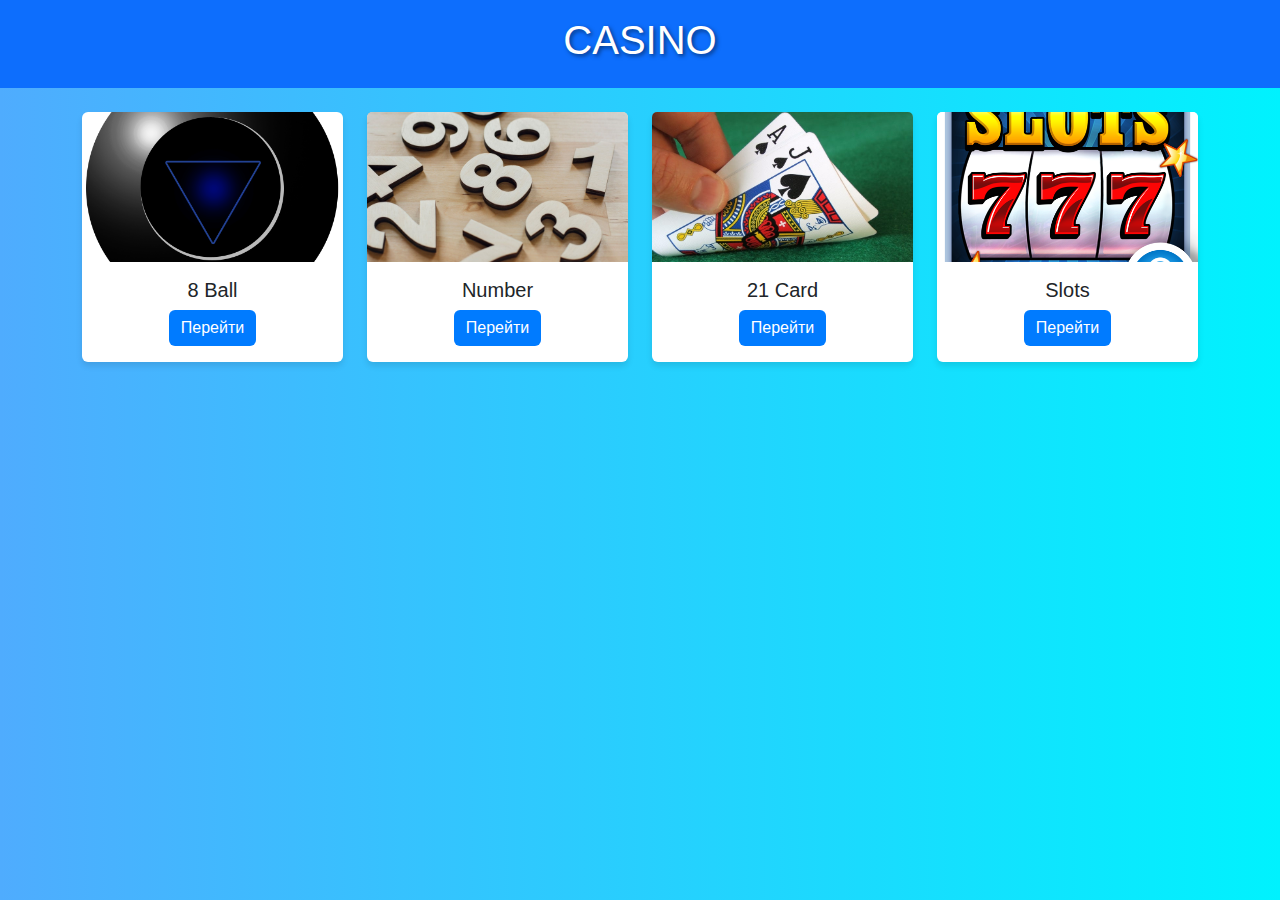
<file: index.html>
<!DOCTYPE html>
<html lang="uk">
<head>
    <meta charset="UTF-8">
    <meta name="viewport" content="width=device-width, initial-scale=1.0">
    <title>Casino</title>
    <link href="https://cdn.jsdelivr.net/npm/bootstrap@5.3.0/dist/css/bootstrap.min.css" rel="stylesheet">
    <link rel="stylesheet" href="css/style.css">
</head>
<body>
    <header class="bg-primary text-white text-center py-3">
        <h1>CASINO</h1>
    </header>
    <main class="container mt-4">
        <div class="row">
            <div class="col-md-6 col-lg-3 mb-4">
                <div class="card">
                    <img src="img/ball.png" class="card-img-top" alt="Лабораторна робота 7">
                    <div class="card-body text-center">
                        <h5 class="card-title">8 Ball</h5>
                        <a href="./lr7/index.html" class="btn btn-primary">Перейти</a>
                    </div>
                </div>
            </div>
            <div class="col-md-6 col-lg-3 mb-4">
                <div class="card">
                    <img src="img/numbers.jpg" class="card-img-top" alt="Лабораторна робота 8">
                    <div class="card-body text-center">
                        <h5 class="card-title">Number
                        </h5>
                        <a href="./lr8/index.html" class="btn btn-primary">Перейти</a>
                    </div>
                </div>
            </div>
            <div class="col-md-6 col-lg-3 mb-4">
                <div class="card">
                    <img src="img/21.jpg" class="card-img-top" alt="Лабораторна робота 9">
                    <div class="card-body text-center">
                        <h5 class="card-title">21 Card</h5>
                        <a href="./lr9/index.html" class="btn btn-primary">Перейти</a>
                    </div>
                </div>
            </div>
            <div class="col-md-6 col-lg-3 mb-4">
                <div class="card">
                    <img src="img/slots.png" class="card-img-top" alt="Лабораторна робота 10">
                    <div class="card-body text-center">
                        <h5 class="card-title">Slots</h5>
                        <a href="./lr10/index.html" class="btn btn-primary">Перейти</a>
                    </div>
                </div>
            </div>
        </div>
    </main>
    <script src="https://code.jquery.com/jquery-3.6.0.min.js"></script>
    <script src="https://cdn.jsdelivr.net/npm/bootstrap@5.3.0/dist/js/bootstrap.bundle.min.js"></script>
    <script src="js/script.js"></script>
</body>
</html>
</file>
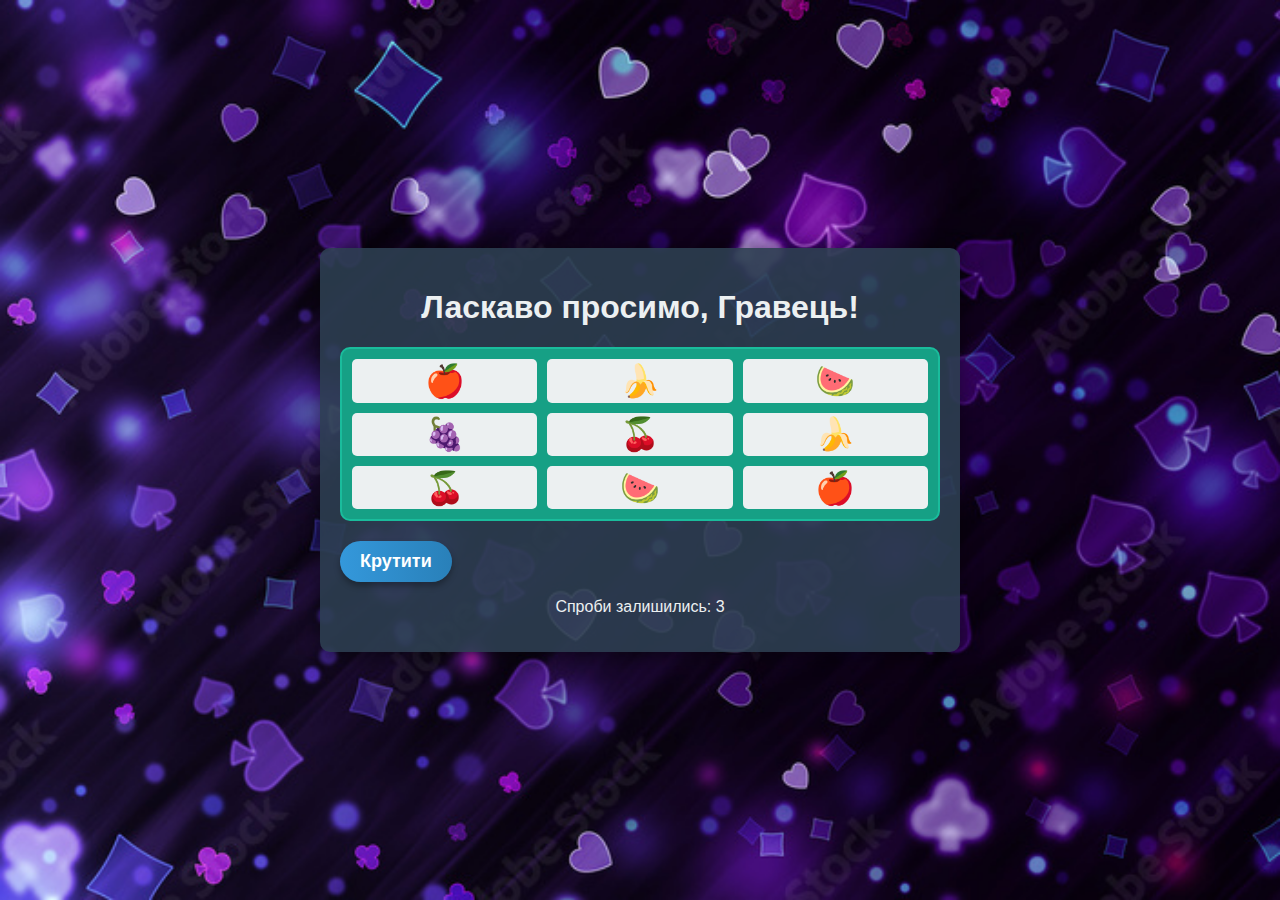
<file: lr10/index.html>
<!DOCTYPE html>
<html lang="uk">
<head>
    <meta charset="UTF-8">
    <meta name="viewport" content="width=device-width, initial-scale=1.0">
    <title>Однорукий бандит</title>
    <link rel="stylesheet" href="css/style.css">
</head>
<body>
    <div id="game">
        <h1 id="welcome"></h1>
        <div id="slot-machine"></div>
        <button id="spin-btn">Крутити</button>
        <p id="message"></p>
    </div>
    <script src="js/script.js"></script>
</body>
</html>
</file>
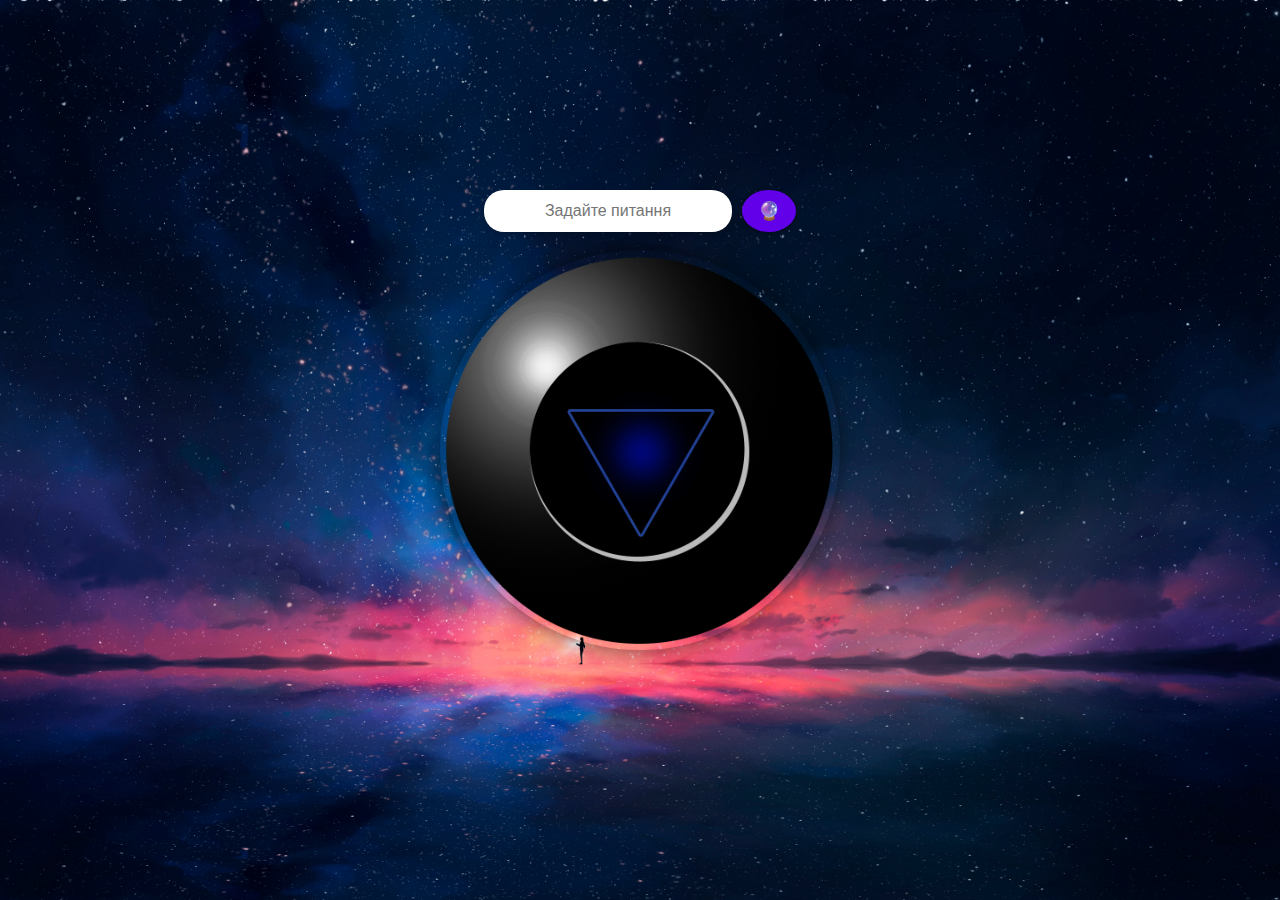
<file: lr7/index.html>
<!DOCTYPE html>
<html lang="uk">
<head>
    <meta charset="UTF-8">
    <meta name="viewport" content="width=device-width, initial-scale=1.0">
    <title>Магічна куля</title>
    <link rel="stylesheet" href="style.css">
</head>
<body>
    <script src="script.js"></script>
</body>
</html>
</file>
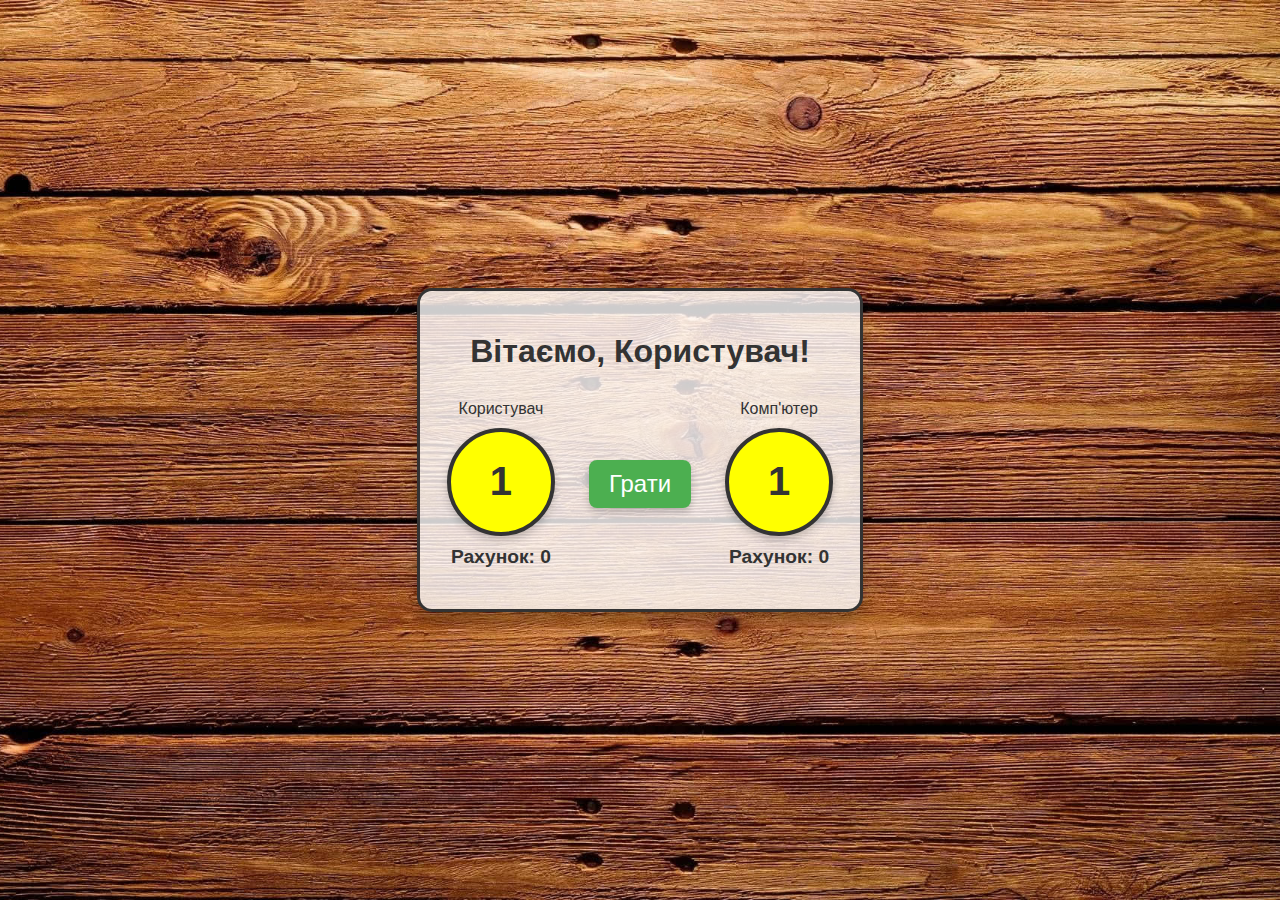
<file: lr8/index.html>
<!DOCTYPE html>
<html lang="uk">
<head>
    <meta charset="UTF-8">
    <meta name="viewport" content="width=device-width, initial-scale=1.0">
    <title>Гра: У кого більше число</title>
    <link rel="stylesheet" href="style.css">
</head>
<body>
    <div class="game-container">
        <h1 id="welcomeMessage">Вітаємо, Користувач!</h1>
        <div class="game">
            <div class="score">
                <div id="userLabel">Користувач</div>
                <div class="circle" id="userNumber">1</div>
                <div class="scoreDisplay">Рахунок: <span id="userScore">0</span></div>
            </div>
            <button id="generateButton">Грати</button>
            <div class="score">
                <div id="computerLabel">Комп'ютер</div>
                <div class="circle" id="computerNumber">1</div>
                <div class="scoreDisplay">Рахунок: <span id="computerScore">0</span></div>
            </div>
        </div>
        <p id="resultMessage"></p>
    </div>
    <script src="script.js"></script>
</body>
</html>
</file>
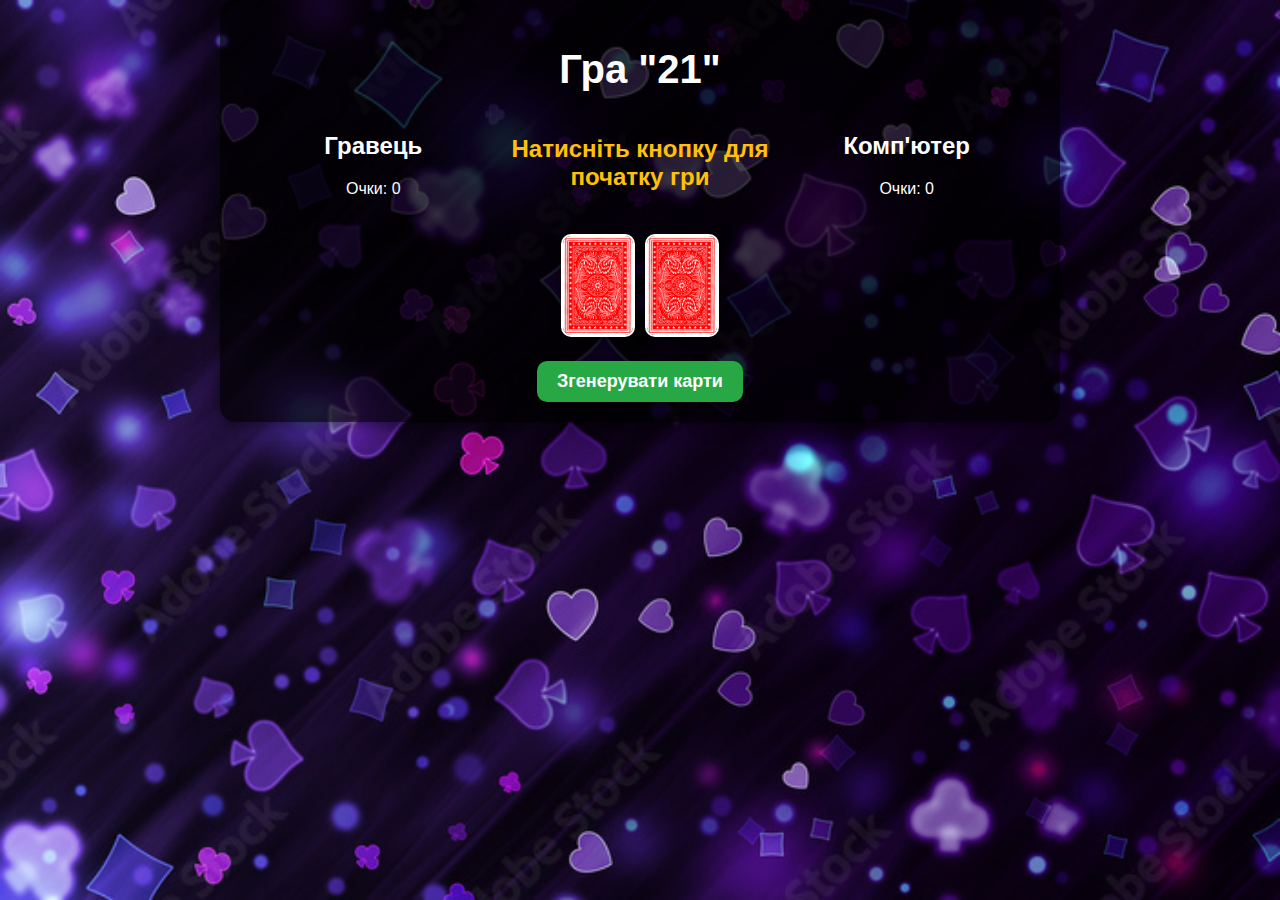
<file: lr9/index.html>
<!DOCTYPE html>
<html lang="uk">
<head>
  <meta charset="UTF-8">
  <meta name="viewport" content="width=device-width, initial-scale=1.0">
  <title>Гра "21"</title>
  <link rel="stylesheet" href="style.css">
</head>
<body>
  <div class="game-container">
    <h1>Гра "21"</h1>
    <div class="scores">
      <div class="player-score">
        <h2><span id="player-name">Гравець</span></h2>
        <p>Очки: <span id="player-score">0</span></p>
      </div>
      <div id="game-score">Натисніть кнопку для початку гри</div>
      <div class="computer-score">
        <h2>Комп'ютер</h2>
        <p>Очки: <span id="computer-score">0</span></p>
      </div>
    </div>
    <div class="cards">
      <div class="card">
        <img id="player-card" src="img/card-back.png" alt="Карта гравця">
      </div>
      <div class="card">
        <img id="computer-card" src="img/card-back.png" alt="Карта комп'ютера">
      </div>
    </div>
    <button id="generate-btn">Згенерувати карти</button>
    <button id="restart-btn" style="display: none;">Рестарт гри</button>
  </div>
  <script src="script.js"></script>
</body>
</html>
</file>
<file: css/style.css>
/* Загальний стиль сторінки */
body {
    font-family: 'Arial', sans-serif;
    background: linear-gradient(to right, #4facfe, #00f2fe); /* Градієнтний фон */
    margin: 0;
    color: #333;
}

/* Стиль для заголовка */
header {
    background-color: #007bff;
    color: white;
    text-shadow: 2px 2px 4px rgba(0, 0, 0, 0.5);
}

/* Карточки лабораторних */
.card {
    box-shadow: 0 4px 6px rgba(0, 0, 0, 0.1);
    border: none;
    transition: transform 0.2s ease, box-shadow 0.2s ease;
}

.card:hover {
    transform: scale(1.05);
    box-shadow: 0 8px 12px rgba(0, 0, 0, 0.2);
}

/* Зображення у карточках */
.card img {
    max-height: 150px;
    object-fit: cover;
}

/* Кнопки */
.btn-primary {
    background-color: #007bff;
    border: none;
    transition: background-color 0.3s ease;
}

.btn-primary:hover {
    background-color: #0056b3;
}

/* Стилізація футера */
footer {
    background-color: #333;
    color: #f8f9fa;
    text-align: center;
    padding: 1rem 0;
    position: relative;
    bottom: 0;
    width: 100%;
    box-shadow: 0 -2px 5px rgba(0, 0, 0, 0.1);
}

/* Адаптивність */
@media (max-width: 768px) {
    header h1 {
        font-size: 1.5rem;
    }

    .card img {
        max-height: 120px;
    }
}
</file>
<file: lr10/css/style.css>
/* Базовий стиль */
body {
    margin: 0;
    padding: 0;
    font-family: 'Arial', sans-serif;
    color: #ecf0f1;
    text-align: center;
    display: flex;
    flex-direction: column;
    justify-content: center;
    align-items: center;
    height: 100vh;
    overflow: hidden;
    background: url('../img/background.jpg') no-repeat center center/cover; /* Фон */
}

/* Стиль для гри */
#game {
    width: 90%;
    max-width: 600px;
    background: rgba(44, 62, 80, 0.9);
    padding: 20px;
    border-radius: 10px;
    box-shadow: 0px 4px 20px rgba(0, 0, 0, 0.5);
}

/* Слот-машина */
#slot-machine {
    display: grid;
    grid-template-columns: repeat(3, 1fr);
    gap: 10px;
    margin: 20px 0;
    padding: 10px;
    background: #16a085;
    border: 2px solid #1abc9c;
    border-radius: 10px;
    overflow: hidden;
    height: 150px;
}

#slot-machine div {
    font-size: 2rem;
    font-weight: bold;
    display: flex;
    justify-content: center;
    align-items: center;
    background: #ecf0f1;
    color: #2c3e50;
    border-radius: 5px;
    height: 100%;
    animation: spin 0.3s linear; /* Прискорена анімація */
}

@keyframes spin {
    0% {
        transform: translateY(-100%);
        opacity: 0;
    }
    50% {
        transform: translateY(0);
        opacity: 1;
    }
    100% {
        transform: translateY(100%);
        opacity: 0;
    }
}

/* Кнопки */
#spin-btn, #restart-btn {
    padding: 10px 20px;
    font-size: 18px;
    font-weight: bold;
    color: white;
    background: linear-gradient(to right, #3498db, #2980b9);
    border: none;
    border-radius: 30px;
    cursor: pointer;
    box-shadow: 0px 4px 6px rgba(0, 0, 0, 0.3);
    transition: transform 0.2s, box-shadow 0.2s, background 0.3s;
    margin-top: 10px;
}

#spin-btn:hover, #restart-btn:hover {
    transform: scale(1.1);
    background: linear-gradient(to right, #2ecc71, #27ae60);
    box-shadow: 0px 6px 8px rgba(0, 0, 0, 0.4);
}

/* Адаптивність */
@media (max-width: 600px) {
    #slot-machine div {
        font-size: 1.5rem;
    }

    #spin-btn, #restart-btn {
        font-size: 16px;
    }

    #message {
        font-size: 1rem;
    }
}
</file>
<file: lr7/style.css>
/* Основные стили */
body {
    display: flex;
    justify-content: center;
    align-items: center;
    height: 100vh;
    margin: 0;
    background: url('./img/background-image.jpg') no-repeat center center fixed; /* Фоновое изображение */
    background-size: cover;
    font-family: Arial, sans-serif;
}

/* Контейнер шара */
.ball-container {
    width: 85vw;
    max-width: 400px;
    height: 85vw;
    max-height: 400px;
    position: relative;
    display: flex;
    justify-content: center;
    align-items: center;
    background: url('./img/ball.png') no-repeat center center; /* картинка шара */
    background-size: cover;
    border-radius: 50%;
    box-shadow: 0 0 20px rgba(0, 0, 0, 0.5);
}

/* Контейнер для ввода */
.input-container {
    position: absolute;
    top: -60px;
    display: flex;
    gap: 10px;
    width: 90%;
    max-width: 350px;
    justify-content: center;
}

/* Поле ввода */
.question-input {
    width: 65%;
    padding: 10px;
    border-radius: 20px;
    border: none;
    outline: none;
    font-size: 16px;
    text-align: center;
    box-shadow: 0 2px 5px rgba(0, 0, 0, 0.2);
}

/* Кнопка */
.ask-button {
    padding: 10px 16px;
    font-size: 18px;
    background-color: #6200ea;
    color: #fff;
    border: none;
    border-radius: 50%;
    cursor: pointer;
    box-shadow: 0 2px 5px rgba(0, 0, 0, 0.3);
    transition: background-color 0.3s ease;
}

.ask-button:hover {
    background-color: #4a00c2;
}

/* Стиль текста ответа */
.response {
    font-size: 24px;
    color: #fff;
    font-weight: bold;
    text-align: center;
    opacity: 0;
    transition: opacity 0.5s ease;
}

/* Анимация появления текста */
.fade-in {
    opacity: 1;
}

/* Адаптивность */
@media (max-width: 600px) {
    .ball-container {
        width: 90vw;
        height: 90vw;
    }
    .response {
        font-size: 20px;
    }
}
</file>
<file: lr8/style.css>
/* Основні стилі для всіх екранів */
body {
    font-family: Arial, sans-serif;
    display: flex;
    justify-content: center;
    align-items: center;
    min-height: 100vh;
    margin: 0;
    padding: 0;
    background: url('img/background.jpg') no-repeat center center fixed;
    background-size: cover;
    color: #333;
}

.game-container {
    background-color: rgba(255, 255, 255, 0.8);
    padding: 20px;
    border-radius: 15px;
    border: 3px solid #333;
    max-width: 400px;
    width: 100%;
    text-align: center;
    box-shadow: 0 8px 16px rgba(0, 0, 0, 0.3);
}

h1 {
    color: #333;
    margin-bottom: 20px;
}

.game {
    display: flex;
    justify-content: space-around;
    align-items: center;
    margin-top: 30px;
}

.score {
    display: flex;
    flex-direction: column;
    align-items: center;
}

.circle {
    width: 100px;
    height: 100px;
    background-color: yellow;
    border: 4px solid #333;
    border-radius: 50%;
    display: flex;
    justify-content: center;
    align-items: center;
    font-size: 2.5em;
    font-weight: bold;
    margin: 10px 0;
    box-shadow: 0 4px 8px rgba(0, 0, 0, 0.2);
}

.scoreDisplay {
    font-size: 1.2em;
    font-weight: bold;
    color: #333;
}

button {
    font-size: 1.5em;
    padding: 10px 20px;
    margin: 20px;
    background-color: #4CAF50;
    color: white;
    border: none;
    cursor: pointer;
    border-radius: 8px;
    box-shadow: 0 4px 8px rgba(0, 0, 0, 0.2);
    transition: background-color 0.3s;
}

button:hover {
    background-color: #45a049;
}

#resultMessage {
    margin-top: 20px;
    font-weight: bold;
    font-size: 1.3em;
    color: #333;
}

.result-win {
    color: #4CAF50;
}

.result-lose {
    color: #e74c3c;
}

.result-draw {
    color: #f39c12;
}

/* Адаптивні стилі для маленьких екранів */
@media (max-width: 768px) {
    .game {
        flex-direction: column;
    }

    .circle {
        width: 80px;
        height: 80px;
        font-size: 2em;
    }

    button {
        width: 90%;
        font-size: 1.3em;
    }

    .scoreDisplay {
        font-size: 1em;
    }
}
</file>
<file: lr9/style.css>
/* Загальні стилі */
body {
    margin: 0;
    padding: 0;
    font-family: Arial, sans-serif;
    color: #fff;
    background: url('img/background.jpg') no-repeat center center fixed;
    background-size: cover;
    text-align: center;
  }
  
  /* Контейнер гри */
  .game-container {
    max-width: 800px;
    margin: 0 auto;
    padding: 20px;
    background: rgba(0, 0, 0, 0.7);
    border-radius: 15px;
    box-shadow: 0 4px 15px rgba(0, 0, 0, 0.5);
  }
  
  /* Заголовок */
  h1 {
    font-size: 2.5rem;
    margin-bottom: 20px;
  }
  
  /* Рахунок */
  .scores {
    display: flex;
    justify-content: space-between;
    align-items: center;
    flex-wrap: wrap;
    margin-bottom: 20px;
  }
  
  .player-score, .computer-score {
    flex: 1;
    min-width: 250px;
  }
  
  #game-score {
    flex: 1;
    margin: 10px 0;
    font-size: 1.5rem;
    color: #ffc107;
    font-weight: bold;
  }
  
  /* Картки */
  .cards {
    display: flex;
    justify-content: center;
    gap: 10px;
    margin-top: 10px;
  }
  
  .card img {
    width: 70px;
    height: auto;
    border: 2px solid #fff;
    border-radius: 10px;
    box-shadow: 0 2px 10px rgba(0, 0, 0, 0.5);
  }
  
  /* Кнопка генерації */
  button {
    padding: 10px 20px;
    font-size: 18px;
    font-weight: bold;
    color: #fff;
    background-color: #28a745;
    border: none;
    border-radius: 10px;
    cursor: pointer;
    margin-top: 20px;
    box-shadow: 0 4px 10px rgba(0, 0, 0, 0.3);
    transition: background-color 0.3s;
  }
  
  button:hover {
    background-color: #218838;
  }
  
  /* Кнопка перезапуску */
  #restart-btn {
    background-color: #dc3545;
  }
  
  #restart-btn:hover {
    background-color: #c82333;
  }
  
  /* Адаптивність */
  @media (max-width: 600px) {
    h1 {
      font-size: 2rem;
    }
  
    .cards img {
      width: 50px;
    }
  
    button {
      font-size: 16px;
      padding: 8px 16px;
    }
  }
</file>
